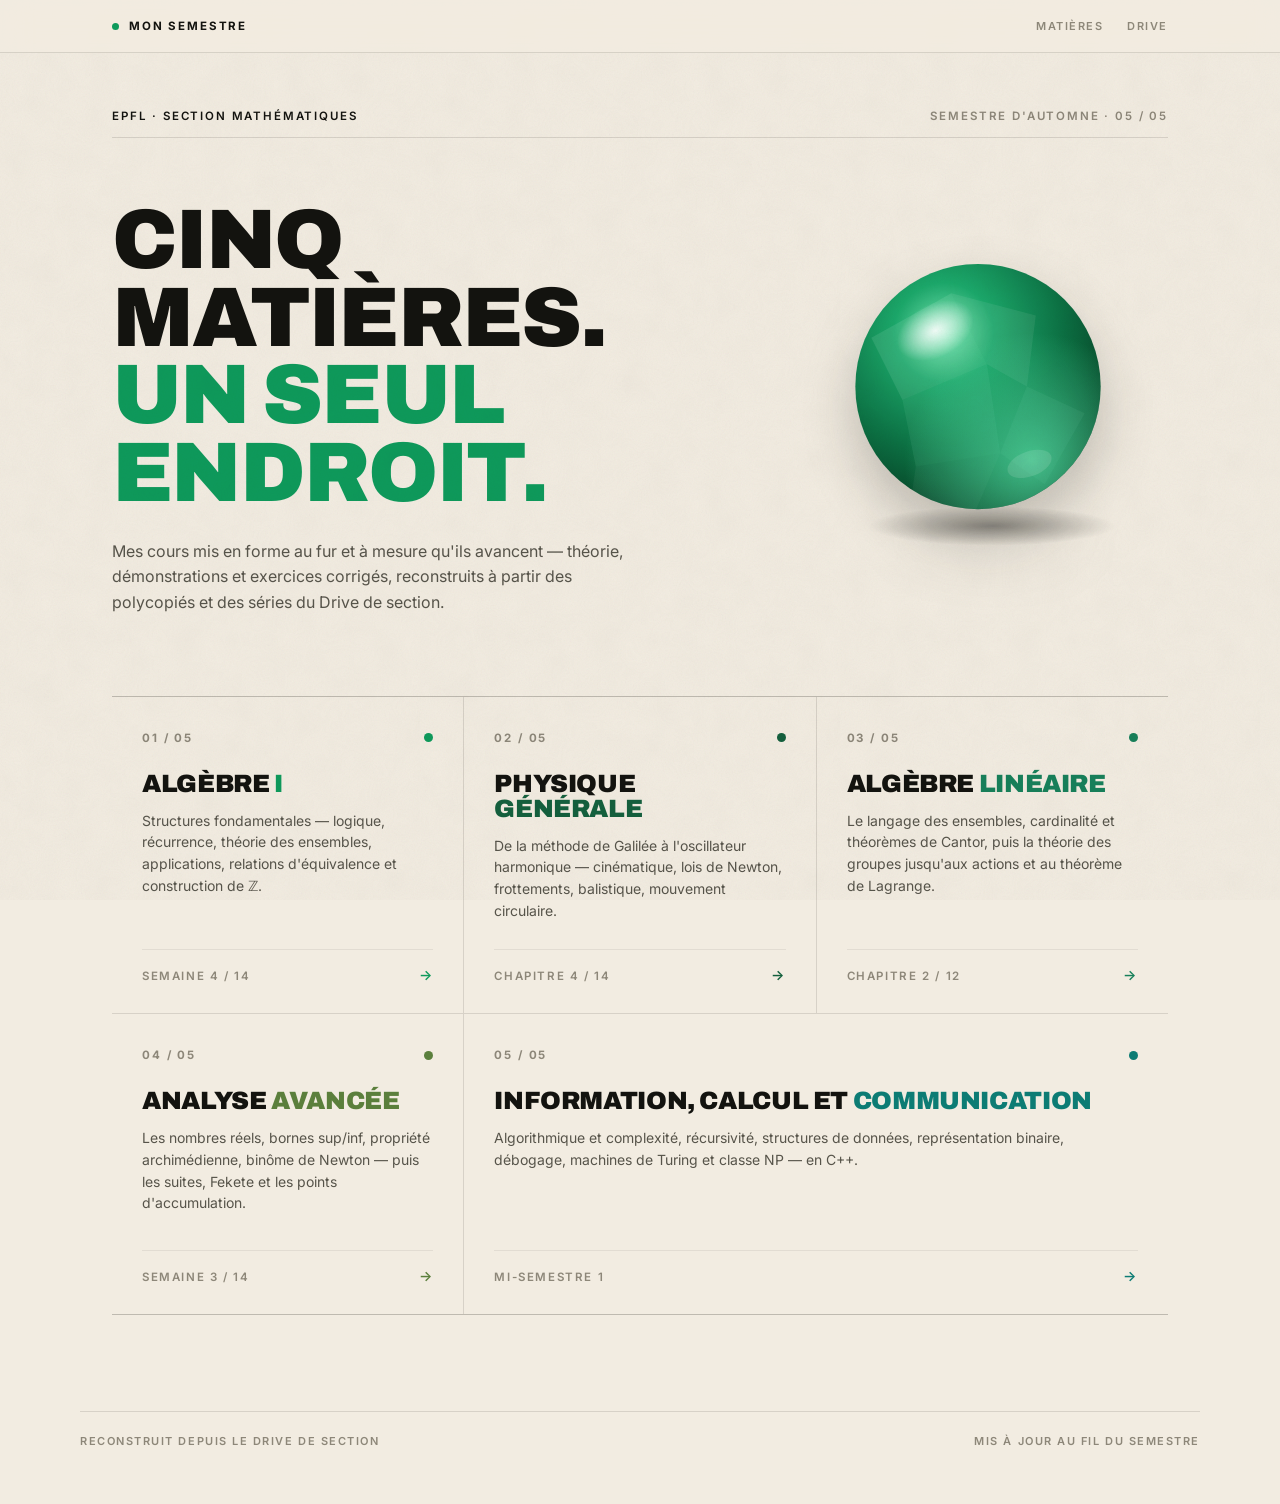
<file: index.html>
<!DOCTYPE html>
<html lang="fr">
<head>
<meta charset="UTF-8" />
<meta name="viewport" content="width=device-width, initial-scale=1.0" />
<title>Mon semestre — EPFL</title>
<meta name="description" content="Mes cinq matières du semestre, mises en forme à partir de mes notes de cours." />
<link rel="icon" href="data:image/svg+xml,<svg xmlns=%22http://www.w3.org/2000/svg%22 viewBox=%220 0 100 100%22><circle cx=%2250%22 cy=%2250%22 r=%2242%22 fill=%22%230e9a5b%22/></svg>" />
<link rel="preconnect" href="https://fonts.googleapis.com" />
<link rel="preconnect" href="https://fonts.gstatic.com" crossorigin />
<link href="https://fonts.googleapis.com/css2?family=Archivo:wght@600;800;900&family=Inter:wght@400;500;600;700&display=swap" rel="stylesheet" />
<link rel="stylesheet" href="assets/css/style.css" />
</head>
<body>

<nav class="nav">
  <div class="nav-inner">
    <div class="nav-brand"><span class="dot"></span> Mon semestre</div>
    <div class="nav-links">
      <a href="#matieres">Matières</a>
      <a href="https://drive.google.com/drive" target="_blank" rel="noopener">Drive</a>
    </div>
  </div>
</nav>

<header class="hero">
  <div class="wrap">
    <div class="label-row">
      <span>EPFL · Section mathématiques</span>
      <span class="muted">Semestre d'automne · 05 / 05</span>
    </div>

    <div class="hero-grid">
      <div>
        <h1 class="display">Cinq matières.<br /><span class="accent">Un seul endroit.</span></h1>
        <p class="hero-sub">Mes cours mis en forme au fur et à mesure qu'ils avancent — théorie, démonstrations et exercices corrigés, reconstruits à partir des polycopiés et des séries du Drive de section.</p>
      </div>

      <div class="orb-stage">
        <svg class="orb" viewBox="0 0 360 400" aria-hidden="true">
          <defs>
            <radialGradient id="orbBody" cx="36%" cy="28%" r="78%">
              <stop offset="0%" stop-color="#77e8b3" />
              <stop offset="26%" stop-color="#1ba86a" />
              <stop offset="62%" stop-color="#0c7143" />
              <stop offset="100%" stop-color="#05391f" />
            </radialGradient>
            <radialGradient id="orbRim" cx="72%" cy="80%" r="52%">
              <stop offset="0%" stop-color="#4fdca1" stop-opacity="0.8" />
              <stop offset="100%" stop-color="#4fdca1" stop-opacity="0" />
            </radialGradient>
            <radialGradient id="orbGlow" cx="50%" cy="50%" r="50%">
              <stop offset="0%" stop-color="#ffffff" stop-opacity="0.9" />
              <stop offset="100%" stop-color="#ffffff" stop-opacity="0" />
            </radialGradient>
            <radialGradient id="orbShadow" cx="50%" cy="50%" r="50%">
              <stop offset="0%" stop-color="#14140f" stop-opacity="0.42" />
              <stop offset="100%" stop-color="#14140f" stop-opacity="0" />
            </radialGradient>
            <clipPath id="orbClip"><circle cx="180" cy="175" r="138" /></clipPath>
          </defs>

          <ellipse cx="196" cy="332" rx="140" ry="22" fill="url(#orbShadow)" />
          <circle cx="180" cy="175" r="138" fill="url(#orbBody)" />

          <g clip-path="url(#orbClip)" opacity="0.22">
            <polygon points="60,120 150,70 190,150 95,190" fill="#d9fff0" opacity="0.5" />
            <polygon points="150,70 245,95 235,175 190,150" fill="#ffffff" opacity="0.35" />
            <polygon points="95,190 190,150 205,250 110,265" fill="#a8f5d3" opacity="0.4" />
            <polygon points="235,175 300,205 255,285 205,250" fill="#d9fff0" opacity="0.3" />
            <polygon points="110,265 205,250 175,320 105,300" fill="#ffffff" opacity="0.2" />
          </g>

          <circle cx="180" cy="175" r="138" fill="url(#orbRim)" />
          <ellipse cx="132" cy="112" rx="46" ry="30" fill="url(#orbGlow)" transform="rotate(-28 132 112)" />
          <ellipse cx="238" cy="262" rx="26" ry="14" fill="#ffffff" opacity="0.12" transform="rotate(-20 238 262)" />
        </svg>
      </div>
    </div>
  </div>
</header>

<main class="wrap" id="matieres">
  <div class="grid">

    <a class="card key-emerald" href="courses/algebre-i.html">
      <div class="card-index"><span>01 / 05</span><span class="gem"></span></div>
      <h3>Algèbre <span class="accent">I</span></h3>
      <p>Structures fondamentales — logique, récurrence, théorie des ensembles, applications, relations d'équivalence et construction de ℤ.</p>
      <div class="card-footer">
        <span>Semaine 4 / 14</span>
        <span class="card-arrow">→</span>
      </div>
    </a>

    <a class="card key-pine" href="courses/physique-mecanique.html">
      <div class="card-index"><span>02 / 05</span><span class="gem"></span></div>
      <h3>Physique <span class="accent">générale</span></h3>
      <p>De la méthode de Galilée à l'oscillateur harmonique — cinématique, lois de Newton, frottements, balistique, mouvement circulaire.</p>
      <div class="card-footer">
        <span>Chapitre 4 / 14</span>
        <span class="card-arrow">→</span>
      </div>
    </a>

    <a class="card key-jade" href="courses/algebre-lineaire-avancee.html">
      <div class="card-index"><span>03 / 05</span><span class="gem"></span></div>
      <h3>Algèbre <span class="accent">linéaire</span></h3>
      <p>Le langage des ensembles, cardinalité et théorèmes de Cantor, puis la théorie des groupes jusqu'aux actions et au théorème de Lagrange.</p>
      <div class="card-footer">
        <span>Chapitre 2 / 12</span>
        <span class="card-arrow">→</span>
      </div>
    </a>

    <a class="card key-moss" href="courses/analyse-avancee.html">
      <div class="card-index"><span>04 / 05</span><span class="gem"></span></div>
      <h3>Analyse <span class="accent">avancée</span></h3>
      <p>Les nombres réels, bornes sup/inf, propriété archimédienne, binôme de Newton — puis les suites, Fekete et les points d'accumulation.</p>
      <div class="card-footer">
        <span>Semaine 3 / 14</span>
        <span class="card-arrow">→</span>
      </div>
    </a>

    <a class="card card-wide key-verdigris" href="courses/icc.html">
      <div class="card-index"><span>05 / 05</span><span class="gem"></span></div>
      <h3>Information, calcul et <span class="accent">communication</span></h3>
      <p>Algorithmique et complexité, récursivité, structures de données, représentation binaire, débogage, machines de Turing et classe NP — en C++.</p>
      <div class="card-footer">
        <span>Mi-semestre 1</span>
        <span class="card-arrow">→</span>
      </div>
    </a>

  </div>
</main>

<footer class="wrap site-footer">
  <span>Reconstruit depuis le Drive de section</span>
  <span>Mis à jour au fil du semestre</span>
</footer>

<script src="assets/js/main.js"></script>
</body>
</html>
</file>
<file: assets/css/style.css>
/* ==========================================================================
   Design system — Learning Method
   Editorial poster: warm limestone ground, heavy uppercase type, green accent.
   ========================================================================== */

:root {
  --stone: #f2ece1;
  --stone-raised: #f8f4ec;
  --stone-sunk: #e9e1d2;
  --stone-line: rgba(20, 20, 15, 0.12);
  --stone-line-soft: rgba(20, 20, 15, 0.07);

  --ink: #13130f;
  --ink-soft: #57544a;
  --ink-faint: #8d8779;

  /* green family — one hue per subject, all in the same key */
  --emerald: #0e9a5b;
  --emerald-deep: #0a6a3e;
  --pine: #14603d;
  --pine-deep: #0c4128;
  --jade: #17805a;
  --jade-deep: #0f5a3e;
  --moss: #5b7f3c;
  --moss-deep: #3f5a29;
  --verdigris: #0d7c74;
  --verdigris-deep: #095851;

  /* rare warm counterpoints, poster-style */
  --quartz: #c98c86;
  --brass: #b08b3e;

  --accent: var(--emerald);
  --accent-deep: var(--emerald-deep);

  --radius: 4px;
  --radius-lg: 8px;

  --font-display: "Archivo", "Helvetica Neue", Helvetica, Arial, sans-serif;
  --font-sans: "Inter", -apple-system, BlinkMacSystemFont, "Segoe UI", Helvetica, Arial,
    sans-serif;
  --font-mono: "SF Mono", ui-monospace, "Cascadia Code", Menlo, Consolas, monospace;
}

* {
  box-sizing: border-box;
}

html {
  scroll-behavior: smooth;
}

body {
  margin: 0;
  background: var(--stone);
  color: var(--ink);
  font-family: var(--font-sans);
  -webkit-font-smoothing: antialiased;
  text-rendering: optimizeLegibility;
  overflow-x: hidden;
}

/* limestone grain + speckle */
body::after {
  content: "";
  position: fixed;
  inset: 0;
  z-index: 3;
  pointer-events: none;
  opacity: 0.06;
  mix-blend-mode: multiply;
  background-image: url("data:image/svg+xml,%3Csvg xmlns='http://www.w3.org/2000/svg' width='220' height='220'%3E%3Cfilter id='n'%3E%3CfeTurbulence type='fractalNoise' baseFrequency='0.75' numOctaves='4'/%3E%3C/filter%3E%3Crect width='220' height='220' filter='url(%23n)'/%3E%3C/svg%3E");
}

body::before {
  content: "";
  position: fixed;
  inset: 0;
  z-index: 2;
  pointer-events: none;
  opacity: 0.05;
  background-image: url("data:image/svg+xml,%3Csvg xmlns='http://www.w3.org/2000/svg' width='420' height='420'%3E%3Cfilter id='s'%3E%3CfeTurbulence type='fractalNoise' baseFrequency='0.035' numOctaves='2'/%3E%3CfeColorMatrix type='saturate' values='0'/%3E%3C/filter%3E%3Crect width='420' height='420' filter='url(%23s)'/%3E%3C/svg%3E");
  mix-blend-mode: multiply;
}

img,
svg {
  display: block;
  max-width: 100%;
}

a {
  color: inherit;
  text-decoration: none;
}

.wrap {
  max-width: 1120px;
  margin: 0 auto;
  padding: 0 32px;
}

/* ---------- Micro labels (poster metadata) ---------- */

.label,
.label-row {
  font-size: 11.5px;
  font-weight: 600;
  letter-spacing: 0.16em;
  text-transform: uppercase;
  color: var(--ink);
}

.label-row {
  display: flex;
  justify-content: space-between;
  align-items: baseline;
  gap: 24px;
  padding-bottom: 14px;
  border-bottom: 1px solid var(--stone-line);
}

.label-row .muted {
  color: var(--ink-faint);
}

/* ---------- Navbar ---------- */

.nav {
  position: sticky;
  top: 0;
  z-index: 100;
  backdrop-filter: saturate(140%) blur(14px);
  -webkit-backdrop-filter: saturate(140%) blur(14px);
  background: rgba(242, 236, 225, 0.82);
  border-bottom: 1px solid var(--stone-line);
}

.nav-inner {
  max-width: 1120px;
  margin: 0 auto;
  padding: 0 32px;
  height: 52px;
  display: flex;
  align-items: center;
  justify-content: space-between;
}

.nav-brand {
  display: flex;
  align-items: center;
  gap: 10px;
  font-size: 11.5px;
  font-weight: 700;
  letter-spacing: 0.16em;
  text-transform: uppercase;
  color: var(--ink);
}

.nav-brand .dot {
  width: 7px;
  height: 7px;
  border-radius: 50%;
  background: var(--accent);
}

.nav-links {
  display: flex;
  gap: 24px;
  font-size: 11px;
  font-weight: 600;
  letter-spacing: 0.14em;
  text-transform: uppercase;
  color: var(--ink-faint);
}

.nav-links a:hover {
  color: var(--ink);
}

.nav-back {
  font-size: 11px;
  font-weight: 600;
  letter-spacing: 0.14em;
  text-transform: uppercase;
  color: var(--ink-soft);
}

.nav-back:hover {
  color: var(--ink);
}

/* ---------- Poster hero ---------- */

.hero {
  position: relative;
  padding: 56px 0 0;
  overflow: hidden;
}

.hero-grid {
  display: grid;
  grid-template-columns: 1.25fr 0.75fr;
  gap: 40px;
  align-items: center;
  padding: 64px 0 80px;
}

.display {
  font-family: var(--font-display);
  font-weight: 900;
  text-transform: uppercase;
  font-size: clamp(44px, 6.6vw, 92px);
  line-height: 0.92;
  letter-spacing: -0.02em;
  margin: 0 0 26px;
  color: var(--ink);
}

.display .accent {
  color: var(--accent);
}

.hero-sub {
  font-size: 16px;
  line-height: 1.6;
  color: var(--ink-soft);
  max-width: 34em;
  margin: 0;
}

/* mineral sphere */

.orb-stage {
  position: relative;
  display: flex;
  justify-content: center;
}

.orb {
  width: min(320px, 100%);
  filter: drop-shadow(0 24px 26px rgba(20, 20, 15, 0.22));
}

@media (max-width: 860px) {
  .hero-grid {
    grid-template-columns: 1fr;
    padding-bottom: 48px;
  }
  .orb-stage {
    display: none;
  }
}

/* ---------- Subject grid ---------- */

.grid {
  display: grid;
  grid-template-columns: repeat(3, 1fr);
  gap: 1px;
  background: var(--stone-line);
  border-top: 1px solid var(--stone-line);
  border-bottom: 1px solid var(--stone-line);
  margin-bottom: 96px;
}

.card-wide {
  grid-column: span 2;
}

@media (max-width: 820px) {
  .grid {
    grid-template-columns: 1fr;
  }
  .card-wide {
    grid-column: span 1;
  }
}

.card {
  position: relative;
  padding: 34px 30px 30px;
  background: var(--stone);
  display: flex;
  flex-direction: column;
  min-height: 300px;
  transition: background 0.25s ease;
}

.card:hover {
  background: var(--stone-raised);
}

.card-index {
  font-size: 11.5px;
  font-weight: 700;
  letter-spacing: 0.16em;
  color: var(--ink-faint);
  margin-bottom: 26px;
  display: flex;
  justify-content: space-between;
}

.card-index .gem {
  width: 9px;
  height: 9px;
  border-radius: 50%;
  background: var(--accent);
  align-self: center;
}

.card h3 {
  font-family: var(--font-display);
  font-weight: 900;
  text-transform: uppercase;
  font-size: 25px;
  line-height: 1;
  letter-spacing: -0.015em;
  margin: 0 0 14px;
  color: var(--ink);
}

.card h3 .accent {
  color: var(--accent);
}

.card p {
  font-size: 14px;
  color: var(--ink-soft);
  line-height: 1.55;
  margin: 0 0 28px;
}

.card-footer {
  margin-top: auto;
  display: flex;
  align-items: baseline;
  justify-content: space-between;
  font-size: 11.5px;
  font-weight: 600;
  letter-spacing: 0.14em;
  text-transform: uppercase;
  color: var(--ink-faint);
  padding-top: 16px;
  border-top: 1px solid var(--stone-line-soft);
}

.card-arrow {
  color: var(--accent);
  font-size: 14px;
  transition: transform 0.2s ease;
}

.card:hover .card-arrow {
  transform: translateX(4px);
}

/* green key per subject */
.key-emerald { --accent: var(--emerald); --accent-deep: var(--emerald-deep); }
.key-pine { --accent: var(--pine); --accent-deep: var(--pine-deep); }
.key-jade { --accent: var(--jade); --accent-deep: var(--jade-deep); }
.key-moss { --accent: var(--moss); --accent-deep: var(--moss-deep); }
.key-verdigris { --accent: var(--verdigris); --accent-deep: var(--verdigris-deep); }

/* ---------- Footer ---------- */

.site-footer {
  border-top: 1px solid var(--stone-line);
  padding: 22px 0 56px;
  font-size: 11px;
  font-weight: 600;
  letter-spacing: 0.14em;
  text-transform: uppercase;
  color: var(--ink-faint);
  display: flex;
  justify-content: space-between;
  gap: 24px;
}

/* ==========================================================================
   Course page
   ========================================================================== */

.course-hero {
  position: relative;
  padding: 44px 0 0;
}

.course-hero-inner {
  max-width: 1120px;
  margin: 0 auto;
  padding: 0 32px;
}

.course-head {
  display: grid;
  grid-template-columns: 1.3fr 0.7fr;
  gap: 40px;
  align-items: center;
  padding: 52px 0 56px;
}

@media (max-width: 860px) {
  .course-head {
    grid-template-columns: 1fr;
    padding-bottom: 40px;
  }
  .course-head .orb-stage {
    display: none;
  }
}

.course-hero h1 {
  font-family: var(--font-display);
  font-weight: 900;
  text-transform: uppercase;
  font-size: clamp(34px, 4.6vw, 62px);
  line-height: 0.94;
  letter-spacing: -0.02em;
  margin: 0 0 20px;
  color: var(--ink);
}

.course-hero h1 .accent {
  color: var(--accent);
}

.course-hero .prof {
  font-size: 15.5px;
  color: var(--ink-soft);
  margin: 0 0 26px;
  max-width: 40em;
  line-height: 1.6;
}

.progress-track {
  height: 2px;
  background: var(--stone-line);
  max-width: 420px;
}

.progress-fill {
  height: 100%;
  background: var(--accent);
}

.progress-label {
  font-size: 11px;
  font-weight: 600;
  letter-spacing: 0.14em;
  text-transform: uppercase;
  color: var(--ink-faint);
  margin-top: 10px;
}

/* Layout: sidebar TOC + content */

.course-layout {
  max-width: 1120px;
  margin: 0 auto;
  padding: 44px 32px 120px;
  display: grid;
  grid-template-columns: 210px 1fr;
  gap: 56px;
  align-items: start;
  border-top: 1px solid var(--stone-line);
}

.toc {
  position: sticky;
  top: 70px;
  font-size: 13px;
}

.toc-title {
  font-size: 11px;
  font-weight: 700;
  letter-spacing: 0.16em;
  text-transform: uppercase;
  color: var(--ink-faint);
  margin-bottom: 14px;
}

.toc a {
  display: block;
  padding: 7px 0 7px 14px;
  border-left: 2px solid var(--stone-line);
  color: var(--ink-soft);
  transition: color 0.15s ease, border-color 0.15s ease;
  line-height: 1.35;
}

.toc a:hover,
.toc a.active {
  color: var(--ink);
  border-left-color: var(--accent);
}

.toc a.active {
  font-weight: 600;
}

.content {
  min-width: 0;
  font-size: 16px;
  line-height: 1.7;
}

.content h2 {
  font-family: var(--font-display);
  font-weight: 900;
  text-transform: uppercase;
  font-size: clamp(26px, 3vw, 36px);
  line-height: 0.98;
  letter-spacing: -0.018em;
  margin: 72px 0 10px;
  scroll-margin-top: 80px;
  color: var(--ink);
}

.content h2:first-child {
  margin-top: 0;
}

.chapter-num {
  display: block;
  font-family: var(--font-sans);
  font-size: 11px;
  font-weight: 700;
  color: var(--accent);
  letter-spacing: 0.16em;
  text-transform: uppercase;
  margin-bottom: 10px;
}

.content h3 {
  font-family: var(--font-sans);
  font-size: 17px;
  font-weight: 700;
  letter-spacing: 0.01em;
  margin: 40px 0 13px;
  scroll-margin-top: 80px;
  color: var(--ink);
}

.content p {
  color: var(--ink);
  margin: 0 0 17px;
}

.content ul,
.content ol {
  margin: 0 0 17px;
  padding-left: 21px;
}

.content li {
  margin-bottom: 7px;
}

.lede {
  font-size: 17px;
  color: var(--ink-soft);
  margin-bottom: 36px;
  line-height: 1.65;
  padding-bottom: 30px;
  border-bottom: 1px solid var(--stone-line);
}

.divider {
  border: none;
  border-top: 1px solid var(--stone-line);
  margin: 58px 0;
}

/* Callouts — stone panels with a green key */

.box {
  padding: 20px 22px;
  margin: 24px 0;
  background: var(--stone-sunk);
  border-left: 3px solid var(--box-color, var(--accent));
  border-radius: 0 var(--radius) var(--radius) 0;
}

.box-label {
  font-family: var(--font-sans);
  font-size: 10.5px;
  font-weight: 700;
  letter-spacing: 0.16em;
  text-transform: uppercase;
  margin-bottom: 9px;
  display: block;
  color: var(--box-color, var(--accent));
}

.box p:last-child {
  margin-bottom: 0;
}

.box.definition { --box-color: var(--pine); }
.box.theorem { --box-color: var(--emerald-deep); }
.box.example { --box-color: var(--brass); }
.box.remark { --box-color: var(--quartz); }

.proof {
  margin: 10px 0 28px;
  padding: 0 0 0 20px;
  border-left: 2px dashed var(--stone-line);
  color: var(--ink-soft);
  font-size: 15px;
}

.proof .box-label {
  color: var(--ink-faint);
}

.qed {
  float: right;
}

.eq {
  overflow-x: auto;
  padding: 14px 2px;
  margin: 2px 0 20px;
  text-align: center;
}

code {
  font-family: var(--font-mono);
  font-size: 0.87em;
  background: var(--stone-sunk);
  color: var(--pine-deep);
  padding: 2px 5px;
  border-radius: 3px;
}

pre {
  background: #14140f;
  color: #f2ece1;
  border-radius: var(--radius);
  padding: 20px 22px;
  overflow-x: auto;
  margin: 22px 0;
}

pre code {
  background: none;
  color: inherit;
  padding: 0;
  font-size: 13px;
  line-height: 1.6;
}

.source-note {
  margin-top: 72px;
  padding-top: 24px;
  border-top: 1px solid var(--stone-line);
  font-size: 12.5px;
  color: var(--ink-faint);
  line-height: 1.7;
}

.end-banner {
  margin-top: 56px;
  padding: 26px 28px;
  background: var(--stone-sunk);
  border-left: 3px solid var(--accent);
  border-radius: 0 var(--radius) var(--radius) 0;
  font-size: 14.5px;
  color: var(--ink-soft);
  line-height: 1.6;
}

.end-banner strong {
  color: var(--ink);
}

/* Responsive */

@media (max-width: 860px) {
  .course-layout {
    grid-template-columns: 1fr;
    gap: 24px;
  }
  .toc {
    position: static;
    display: flex;
    overflow-x: auto;
    gap: 2px;
    padding-bottom: 10px;
  }
  .toc a {
    white-space: nowrap;
    border-left: none;
    border-bottom: 2px solid var(--stone-line);
    padding: 6px 12px;
  }
  .nav-links {
    display: none;
  }
  .wrap,
  .nav-inner,
  .course-hero-inner,
  .course-layout {
    padding-left: 20px;
    padding-right: 20px;
  }
}
</file>
